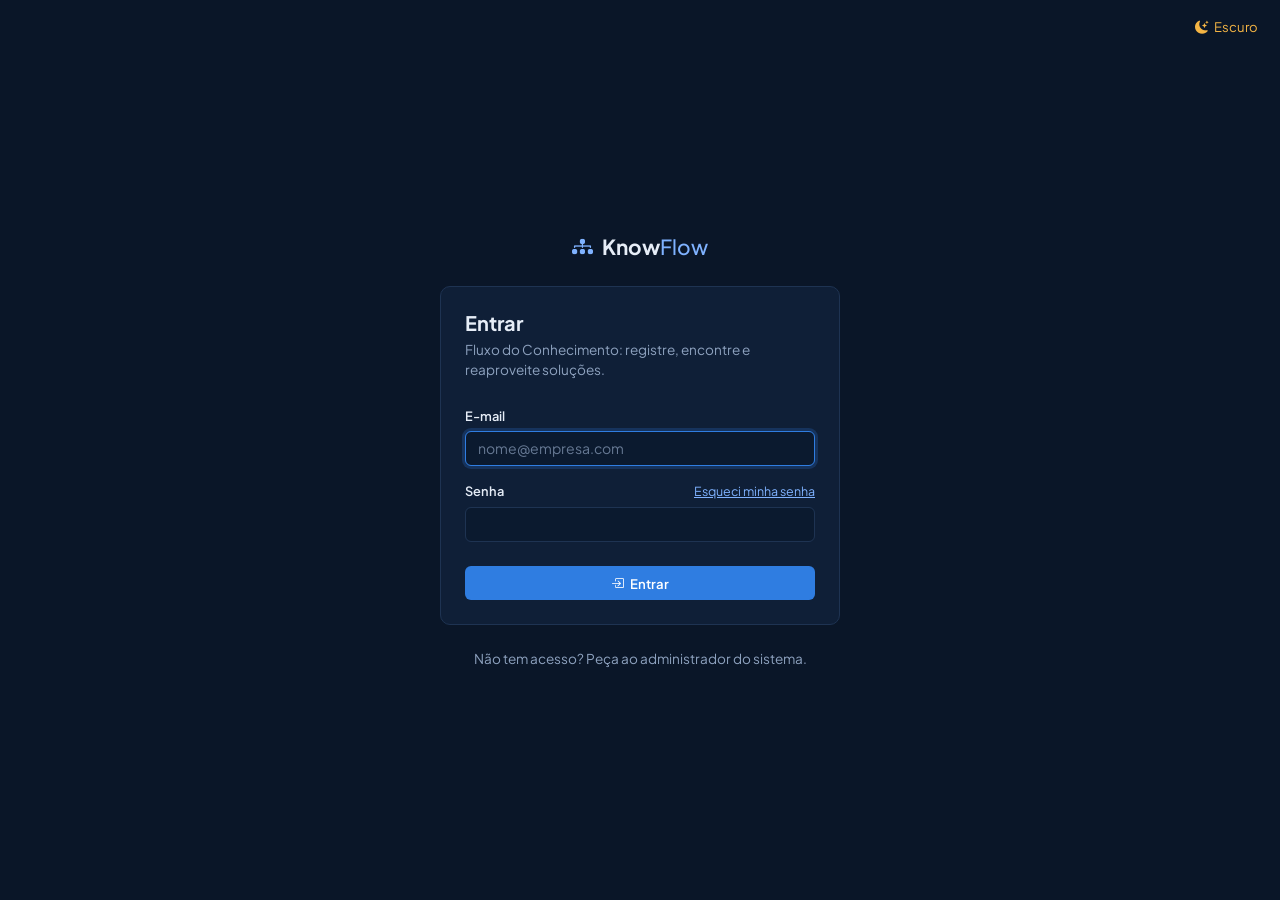
<file: login.html>
<!DOCTYPE html>
<html lang="pt-BR">
<head>
    <meta charset="UTF-8">
    <meta name="viewport" content="width=device-width, initial-scale=1">
    <title>Entrar | KnowFlow</title>
    <link rel="icon" href="/img/favicon.svg" type="image/svg+xml">
    <script src="/js/tema.js"></script>
    <link rel="preconnect" href="https://fonts.googleapis.com">
    <link rel="preconnect" href="https://fonts.gstatic.com" crossorigin>
    <link rel="stylesheet" href="https://fonts.googleapis.com/css2?family=JetBrains+Mono:wght@400;500&family=Plus+Jakarta+Sans:wght@400;500;600;700&display=swap">
    <link rel="stylesheet" href="https://cdn.jsdelivr.net/npm/bootstrap@5.3.3/dist/css/bootstrap.min.css">
    <link rel="stylesheet" href="https://cdn.jsdelivr.net/npm/bootstrap-icons@1.11.3/font/bootstrap-icons.min.css">
    <link rel="stylesheet" href="/css/estilo.css">
</head>
<body>
<!-- RF01 - autenticação por e-mail e senha -->
<main class="auth">
    <button type="button" class="btn-tema" data-alternar-tema title="Alternar tema claro/escuro">
        <i class="bi bi-moon-stars-fill" data-icone-tema></i><span data-rotulo-tema>Escuro</span>
    </button>

    <div class="auth-caixa">
        <div class="auth-marca">
            <i class="bi bi-diagram-3-fill"></i>
            <span>Know<span class="marca-sufixo">Flow</span></span>
        </div>

        <div class="painel">
            <div class="painel-corpo p-4">
                <h2 class="h5 fw-bold mb-1">Entrar</h2>
                <p class="subtitulo mb-4">Fluxo do Conhecimento: registre, encontre e reaproveite soluções.</p>

                <div id="aviso"></div>

                <form id="form-login" novalidate>
                    <div data-erro-geral></div>
                    <div class="mb-3">
                        <label class="form-label" for="email">E-mail</label>
                        <input class="form-control" id="email" name="email" type="email" autocomplete="username"
                               placeholder="nome@empresa.com" required autofocus>
                    </div>
                    <div class="mb-4">
                        <div class="d-flex justify-content-between align-items-baseline">
                            <label class="form-label" for="senha">Senha</label>
                            <a class="link-pequeno" href="/recuperar-senha.html">Esqueci minha senha</a>
                        </div>
                        <input class="form-control" id="senha" name="senha" type="password" autocomplete="current-password" required>
                    </div>
                    <button type="submit" class="botao botao-primario botao-bloco">
                        <i class="bi bi-box-arrow-in-right"></i> Entrar
                    </button>
                </form>
            </div>
        </div>
        <p class="text-center subtitulo mt-3">Não tem acesso? Peça ao administrador do sistema.</p>
    </div>
</main>

<script src="https://cdn.jsdelivr.net/npm/bootstrap@5.3.3/dist/js/bootstrap.bundle.min.js"></script>
<script src="/js/app.js"></script>
<script src="/js/login.js"></script>
</body>
</html>
</file>
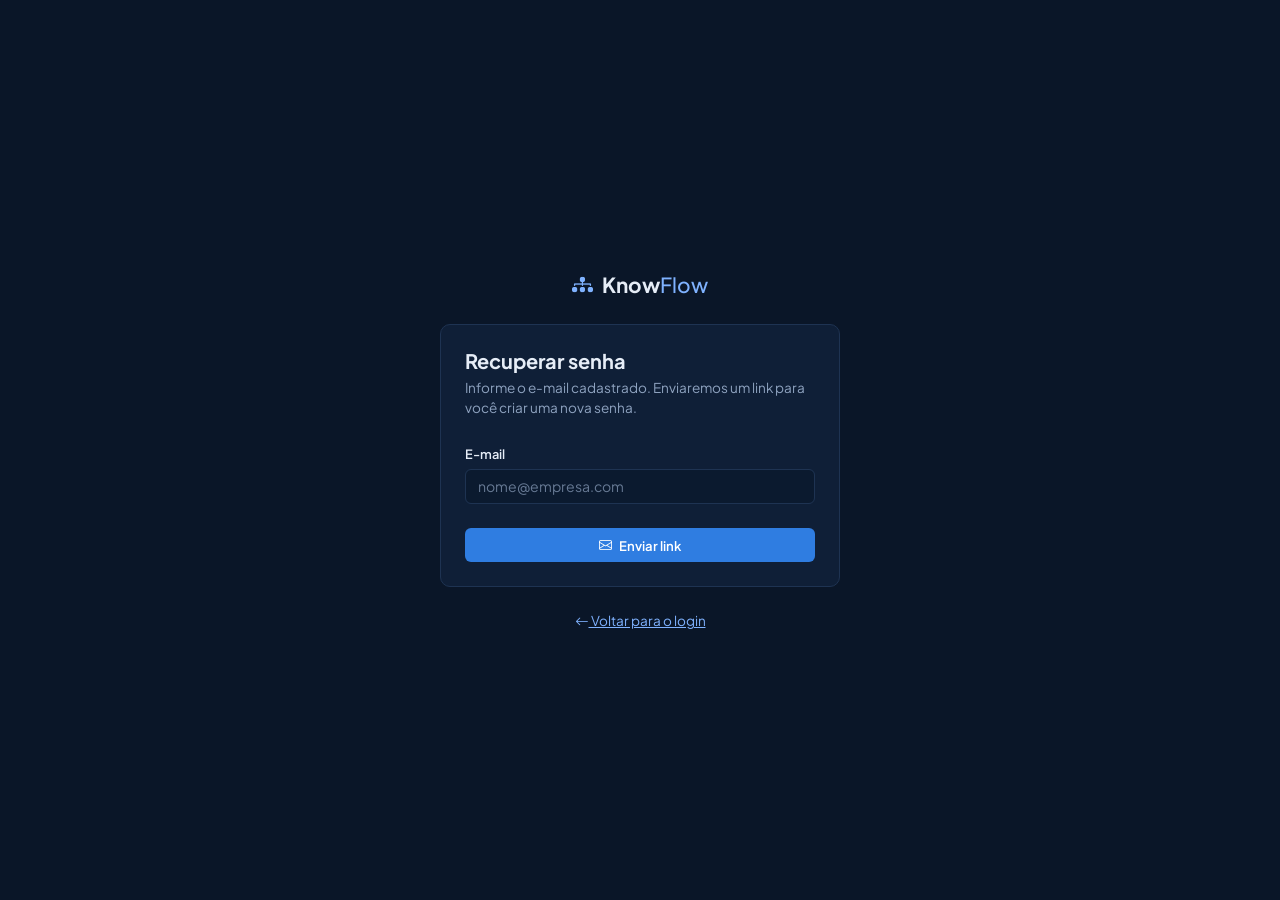
<file: recuperar-senha.html>
<!DOCTYPE html>
<html lang="pt-BR">
<head>
    <meta charset="UTF-8">
    <meta name="viewport" content="width=device-width, initial-scale=1">
    <title>Recuperar senha | KnowFlow</title>
    <link rel="icon" href="/img/favicon.svg" type="image/svg+xml">
    <script src="/js/tema.js"></script>
    <link rel="preconnect" href="https://fonts.googleapis.com">
    <link rel="preconnect" href="https://fonts.gstatic.com" crossorigin>
    <link rel="stylesheet" href="https://fonts.googleapis.com/css2?family=JetBrains+Mono:wght@400;500&family=Plus+Jakarta+Sans:wght@400;500;600;700&display=swap">
    <link rel="stylesheet" href="https://cdn.jsdelivr.net/npm/bootstrap@5.3.3/dist/css/bootstrap.min.css">
    <link rel="stylesheet" href="https://cdn.jsdelivr.net/npm/bootstrap-icons@1.11.3/font/bootstrap-icons.min.css">
    <link rel="stylesheet" href="/css/estilo.css">
</head>
<body>
<!-- RF14 - recuperação de senha por e-mail.
     Sem "token" na URL: pede o e-mail. Com "token" (link do e-mail): define a nova senha. -->
<main class="auth">
    <div class="auth-caixa">
        <div class="auth-marca">
            <i class="bi bi-diagram-3-fill"></i>
            <span>Know<span class="marca-sufixo">Flow</span></span>
        </div>

        <div class="painel">
            <div class="painel-corpo p-4">
                <div id="aviso"></div>

                <form id="form-pedido" novalidate hidden>
                    <h2 class="h5 fw-bold mb-1">Recuperar senha</h2>
                    <p class="subtitulo mb-4">Informe o e-mail cadastrado. Enviaremos um link para você criar uma nova senha.</p>
                    <div data-erro-geral></div>
                    <div class="mb-4">
                        <label class="form-label" for="email">E-mail</label>
                        <input class="form-control" id="email" name="email" type="email" autocomplete="username"
                               placeholder="nome@empresa.com" required autofocus>
                    </div>
                    <button type="submit" class="botao botao-primario botao-bloco">
                        <i class="bi bi-envelope"></i> Enviar link
                    </button>
                </form>

                <form id="form-nova-senha" novalidate hidden>
                    <h2 class="h5 fw-bold mb-1">Criar nova senha</h2>
                    <p class="subtitulo mb-4">Use pelo menos 8 caracteres, com letras e números.</p>
                    <div data-erro-geral></div>
                    <div class="mb-3">
                        <label class="form-label" for="senha">Nova senha</label>
                        <input class="form-control" id="senha" name="senha" type="password" autocomplete="new-password" required>
                    </div>
                    <div class="mb-4">
                        <label class="form-label" for="confirmacao">Repita a nova senha</label>
                        <input class="form-control" id="confirmacao" name="confirmacao" type="password" autocomplete="new-password" required>
                    </div>
                    <button type="submit" class="botao botao-primario botao-bloco">
                        <i class="bi bi-key"></i> Salvar nova senha
                    </button>
                </form>
            </div>
        </div>
        <p class="text-center subtitulo mt-3"><a href="/login.html"><i class="bi bi-arrow-left"></i> Voltar para o login</a></p>
    </div>
</main>

<script src="https://cdn.jsdelivr.net/npm/bootstrap@5.3.3/dist/js/bootstrap.bundle.min.js"></script>
<script src="/js/app.js"></script>
<script src="/js/recuperar-senha.js"></script>
</body>
</html>
</file>
<file: css/estilo.css>
/* Tema do KnowFlow: cores em variáveis, tema escuro/claro pelo data-bs-theme */

:root,
[data-bs-theme="dark"] {
    --fundo: #0a1628;
    --lateral: #0d1b30;
    --painel: #0f1f37;
    --painel-2: #142843;
    --campo: #0b1a2f;
    --borda: #1e3352;
    --texto: #e6edf7;
    --texto-suave: #8ea2bf;
    --destaque: #2f7de1;
    --destaque-rgb: 47, 125, 225;
    --destaque-texto: #7fb2ff;
    --destaque-suave: rgba(47, 125, 225, 0.22);
    --perigo: #ff6b81;
    --aviso: #f5b544;
    --sucesso: #3ccf8e;
    --info: #5cc8ff;
}

[data-bs-theme="light"] {
    --fundo: #f3f6fb;
    --lateral: #ffffff;
    --painel: #ffffff;
    --painel-2: #f4f7fc;
    --campo: #ffffff;
    --borda: #dde5f0;
    --texto: #14213d;
    --texto-suave: #5b6b84;
    --destaque: #1f6fd6;
    --destaque-rgb: 31, 111, 214;
    --destaque-texto: #1f6fd6;
    --destaque-suave: rgba(31, 111, 214, 0.16);
    --perigo: #d23f5a;
    --aviso: #b7791f;
    --sucesso: #1d9a61;
    --info: #0a7fb8;
}

/* Liga as variáveis acima ao Bootstrap */
[data-bs-theme] {
    --bs-body-bg: var(--fundo);
    --bs-body-color: var(--texto);
    --bs-border-color: var(--borda);
    --bs-secondary-color: var(--texto-suave);
    --bs-tertiary-bg: var(--painel-2);
    --bs-link-color-rgb: var(--destaque-rgb);
    --bs-link-hover-color-rgb: var(--destaque-rgb);
    --bs-body-font-family: "Plus Jakarta Sans", system-ui, -apple-system, "Segoe UI", sans-serif;
    --bs-font-monospace: "JetBrains Mono", ui-monospace, Consolas, monospace;
}

body {
    background: var(--fundo);
    color: var(--texto);
    font-size: 0.9rem;
}

a {
    color: var(--destaque-texto);
}

/* ---------- Estrutura: menu lateral + área principal ---------- */

.app {
    display: flex;
    min-height: 100vh;
}

.sidebar {
    width: 240px;
    flex-shrink: 0;
    position: sticky;
    top: 0;
    height: 100vh;
    display: flex;
    flex-direction: column;
    background: var(--lateral);
    border-right: 1px solid var(--borda);
    transition: width 0.15s ease;
}

.sidebar-marca {
    height: 56px;
    display: flex;
    align-items: center;
    gap: 0.6rem;
    padding: 0 1.25rem;
    font-weight: 700;
    font-size: 1rem;
    color: var(--texto);
    text-decoration: none;
    white-space: nowrap;
}

.sidebar-marca i {
    color: var(--destaque-texto);
    font-size: 1.2rem;
}

.sidebar-marca .marca-sufixo {
    color: var(--destaque-texto);
    font-weight: 500;
}

.menu {
    flex: 1;
    overflow-y: auto;
    padding: 0.25rem 0.5rem 1rem;
}

.menu-secao {
    font-size: 0.66rem;
    font-weight: 700;
    letter-spacing: 0.09em;
    text-transform: uppercase;
    color: var(--texto-suave);
    padding: 1.1rem 0.75rem 0.45rem;
    white-space: nowrap;
}

.menu-item {
    display: flex;
    align-items: center;
    gap: 0.75rem;
    width: 100%;
    padding: 0.5rem 0.75rem;
    margin-bottom: 2px;
    border: 0;
    border-radius: 6px;
    background: none;
    color: var(--texto);
    font-size: 0.86rem;
    text-align: left;
    text-decoration: none;
    white-space: nowrap;
}

.menu-item i {
    width: 1.1rem;
    text-align: center;
    font-size: 1rem;
    color: var(--texto-suave);
}

.menu-item:hover {
    background: var(--painel-2);
    color: var(--texto);
}

.menu-item.ativo {
    background: var(--destaque);
    color: #fff;
    font-weight: 600;
}

.menu-item.ativo i {
    color: #fff;
}

.sidebar-rodape {
    border-top: 1px solid var(--borda);
    padding: 0.5rem;
}

.usuario-atual {
    display: flex;
    align-items: center;
    gap: 0.65rem;
    padding: 0.55rem 0.75rem;
    min-width: 0;
}

.usuario-atual .nome {
    font-size: 0.84rem;
    font-weight: 600;
    overflow: hidden;
    text-overflow: ellipsis;
    white-space: nowrap;
}

.usuario-atual .perfil-usuario {
    color: var(--texto-suave);
    font-size: 0.7rem;
}

.avatar {
    width: 30px;
    height: 30px;
    flex-shrink: 0;
    display: grid;
    place-items: center;
    border-radius: 50%;
    background: var(--destaque);
    color: #fff;
    font-size: 0.68rem;
    font-weight: 700;
}

.app-main {
    flex: 1;
    min-width: 0;
    display: flex;
    flex-direction: column;
}

.topbar {
    position: sticky;
    top: 0;
    z-index: 10;
    height: 56px;
    display: flex;
    align-items: center;
    justify-content: space-between;
    gap: 1rem;
    padding: 0 1.75rem;
    background: var(--lateral);
    border-bottom: 1px solid var(--borda);
}

.topbar-titulo {
    margin: 0;
    font-size: 0.98rem;
    font-weight: 700;
}

.btn-tema {
    display: inline-flex;
    align-items: center;
    gap: 0.4rem;
    border: 0;
    background: none;
    color: var(--aviso);
    font-size: 0.82rem;
}

.conteudo {
    width: 100%;
    max-width: 1520px;
    margin: 0 auto;
    padding: 2rem 1.75rem 3rem;
}

/* Menu recolhido (botão "Recolher menu") */
.menu-recolhido .sidebar {
    width: 68px;
}

.menu-recolhido .sidebar .rotulo,
.menu-recolhido .sidebar .menu-secao,
.menu-recolhido .sidebar .marca-texto {
    display: none;
}

.menu-recolhido .sidebar .menu-item,
.menu-recolhido .sidebar .usuario-atual,
.menu-recolhido .sidebar .sidebar-marca {
    justify-content: center;
    padding-left: 0;
    padding-right: 0;
}

.menu-recolhido .sidebar .menu {
    padding-top: 0.75rem;
}

/* ---------- Cabeçalho das páginas ---------- */

.cabecalho-pagina {
    display: flex;
    flex-wrap: wrap;
    align-items: flex-end;
    justify-content: space-between;
    gap: 1rem;
    margin-bottom: 1.5rem;
}

.cabecalho-pagina h2 {
    margin: 0;
    font-size: 1.45rem;
    font-weight: 700;
}

.subtitulo {
    margin: 0.3rem 0 0;
    color: var(--texto-suave);
    font-size: 0.85rem;
}

.subtitulo strong {
    color: var(--destaque-texto);
    font-weight: 500;
}

.data-hoje {
    color: var(--destaque-texto);
    font-size: 0.9rem;
}

.data-hoje strong {
    color: var(--texto);
    font-variant-numeric: tabular-nums;
}

.voltar {
    display: inline-flex;
    align-items: center;
    gap: 0.35rem;
    margin-bottom: 0.75rem;
    color: var(--texto-suave);
    font-size: 0.82rem;
    text-decoration: none;
}

.voltar:hover {
    color: var(--texto);
}

/* ---------- Indicadores (cartões com número) ---------- */

.indicadores {
    display: grid;
    grid-template-columns: repeat(auto-fit, minmax(160px, 1fr));
    gap: 0.75rem;
    margin-bottom: 1.5rem;
}

.indicador {
    display: flex;
    align-items: center;
    gap: 0.85rem;
    padding: 0.95rem 1rem;
    background: var(--painel);
    border: 1px solid var(--borda);
    border-radius: 8px;
    color: var(--texto);
    text-decoration: none;
    transition: border-color 0.15s ease;
}

a.indicador:hover {
    border-color: var(--destaque);
    color: var(--texto);
}

.indicador .numero {
    font-size: 1.6rem;
    font-weight: 600;
    line-height: 1;
    color: var(--destaque-texto);
    font-variant-numeric: tabular-nums;
}

.indicador .rotulo-indicador {
    font-size: 0.64rem;
    font-weight: 700;
    letter-spacing: 0.07em;
    text-transform: uppercase;
}

.indicador .detalhe {
    margin-top: 0.15rem;
    font-size: 0.74rem;
    color: var(--texto-suave);
}

.tom-perigo { color: var(--perigo) !important; }
.tom-aviso { color: var(--aviso) !important; }
.tom-sucesso { color: var(--sucesso) !important; }
.tom-info { color: var(--info) !important; }
.tom-neutro { color: var(--texto-suave) !important; }

/* ---------- Paineis ---------- */

.painel {
    margin-bottom: 1.5rem;
    background: var(--painel);
    border: 1px solid var(--borda);
    border-radius: 10px;
    overflow: hidden;
}

.painel-cabecalho {
    display: flex;
    flex-wrap: wrap;
    align-items: center;
    justify-content: space-between;
    gap: 0.75rem;
    padding: 0.95rem 1.25rem;
    border-bottom: 1px solid var(--borda);
}

.painel-cabecalho h3 {
    display: flex;
    align-items: center;
    gap: 0.55rem;
    margin: 0;
    font-size: 0.95rem;
    font-weight: 700;
}

.painel-cabecalho .dica {
    color: var(--texto-suave);
    font-size: 0.8rem;
    font-weight: 400;
}

.painel-corpo {
    padding: 1.25rem;
}

.painel-vazio {
    padding: 2.5rem 1.25rem;
    text-align: center;
    color: var(--texto-suave);
}

.painel-vazio i {
    display: block;
    margin-bottom: 0.5rem;
    font-size: 1.6rem;
}

.contador {
    padding: 0.1rem 0.5rem;
    border-radius: 999px;
    background: var(--painel-2);
    color: var(--texto-suave);
    font-size: 0.72rem;
    font-weight: 600;
}

.filtros {
    display: flex;
    flex-wrap: wrap;
    gap: 0.4rem;
}

.filtro {
    padding: 0.3rem 0.65rem;
    border: 1px solid var(--borda);
    border-radius: 6px;
    background: var(--painel);
    color: var(--texto);
    font-size: 0.78rem;
    text-decoration: none;
}

.filtro:hover {
    border-color: var(--destaque);
    color: var(--texto);
}

.filtro.ativo {
    background: var(--destaque);
    border-color: var(--destaque);
    color: #fff;
}

/* ---------- Tabelas em linhas ---------- */

.tabela-rolavel {
    overflow-x: auto;
}

.tabela {
    width: 100%;
    border-collapse: collapse;
    font-size: 0.85rem;
}

.tabela th {
    padding: 0.65rem 1.25rem;
    background: var(--painel-2);
    border-bottom: 1px solid var(--borda);
    color: var(--texto-suave);
    font-size: 0.66rem;
    font-weight: 700;
    letter-spacing: 0.07em;
    text-align: left;
    text-transform: uppercase;
    white-space: nowrap;
}

.tabela td {
    padding: 0.85rem 1.25rem;
    border-bottom: 1px solid var(--borda);
    vertical-align: middle;
}

.tabela tbody tr:last-child td {
    border-bottom: 0;
}

.tabela tbody tr:hover {
    background: var(--painel-2);
}

.tabela .acoes {
    text-align: right;
    white-space: nowrap;
}

.tabela .acoes form {
    display: inline;
}

.titulo-linha {
    color: var(--texto);
    font-weight: 600;
    text-decoration: none;
}

.titulo-linha:hover {
    color: var(--destaque-texto);
}

.linha-secundaria {
    margin-top: 0.15rem;
    color: var(--texto-suave);
    font-size: 0.78rem;
}

.mono {
    font-family: var(--bs-font-monospace);
    font-size: 0.74rem;
    color: var(--texto-suave);
}

/* ---------- Etiquetas de situação ---------- */

.etiqueta {
    display: inline-flex;
    align-items: center;
    gap: 0.45rem;
    font-size: 0.67rem;
    font-weight: 700;
    letter-spacing: 0.05em;
    text-transform: uppercase;
    white-space: nowrap;
}

.etiqueta::before {
    content: "";
    width: 6px;
    height: 6px;
    border-radius: 50%;
    background: currentColor;
}

.etiqueta-perigo { color: var(--perigo); }
.etiqueta-aviso { color: var(--aviso); }
.etiqueta-sucesso { color: var(--sucesso); }
.etiqueta-info { color: var(--info); }
.etiqueta-neutro { color: var(--texto-suave); }

/* ---------- Botões ---------- */

.botao {
    display: inline-flex;
    align-items: center;
    justify-content: center;
    gap: 0.4rem;
    padding: 0.45rem 0.95rem;
    border: 1px solid transparent;
    border-radius: 6px;
    font-size: 0.82rem;
    font-weight: 600;
    line-height: 1.3;
    text-decoration: none;
    cursor: pointer;
    transition: background-color 0.15s ease, border-color 0.15s ease;
}

.botao-primario {
    background: var(--destaque);
    color: #fff;
}

.botao-primario:hover {
    background: color-mix(in srgb, var(--destaque) 85%, #000);
    color: #fff;
}

.botao-contorno {
    background: var(--painel);
    border-color: var(--borda);
    color: var(--texto);
}

.botao-contorno:hover {
    border-color: var(--destaque);
    color: var(--texto);
}

.botao-perigo {
    background: var(--painel);
    border-color: var(--borda);
    color: var(--perigo);
}

.botao-perigo:hover {
    border-color: var(--perigo);
    color: var(--perigo);
}

.botao-sucesso {
    background: var(--painel);
    border-color: var(--borda);
    color: var(--sucesso);
}

.botao-sucesso:hover {
    border-color: var(--sucesso);
    color: var(--sucesso);
}

.botao-pequeno {
    padding: 0.28rem 0.65rem;
    font-size: 0.76rem;
}

.botao-bloco {
    width: 100%;
}

/* ---------- Formulários ---------- */

.form-label {
    margin-bottom: 0.35rem;
    font-size: 0.8rem;
    font-weight: 600;
}

.form-label .opcional {
    color: var(--texto-suave);
    font-weight: 400;
}

.form-control,
.form-select {
    background-color: var(--campo);
    border-color: var(--borda);
    color: var(--texto);
    font-size: 0.88rem;
}

.form-control:focus,
.form-select:focus {
    background-color: var(--campo);
    border-color: var(--destaque);
    color: var(--texto);
    box-shadow: 0 0 0 3px var(--destaque-suave);
}

.form-control::placeholder {
    color: var(--texto-suave);
    opacity: 0.7;
}

.form-text {
    color: var(--texto-suave);
}

.form-control.is-invalid,
.form-select.is-invalid {
    border-color: var(--perigo);
}

.invalid-feedback {
    color: var(--perigo);
}

.formulario {
    max-width: 760px;
}

.formulario-acoes {
    display: flex;
    flex-wrap: wrap;
    gap: 0.5rem;
    margin-top: 1.5rem;
}

/* ---------- Mensagens ---------- */

.alerta {
    display: flex;
    align-items: flex-start;
    gap: 0.6rem;
    margin-bottom: 1.25rem;
    padding: 0.75rem 1rem;
    border: 1px solid var(--borda);
    border-left-width: 3px;
    border-radius: 8px;
    background: var(--painel);
    font-size: 0.86rem;
}

.alerta-sucesso { border-left-color: var(--sucesso); }
.alerta-sucesso i { color: var(--sucesso); }
.alerta-erro { border-left-color: var(--perigo); }
.alerta-erro i { color: var(--perigo); }
.alerta-info { border-left-color: var(--info); }
.alerta-info i { color: var(--info); }

/* ---------- Detalhe do problema ---------- */

.lista-itens {
    margin: 0;
    padding: 0;
    list-style: none;
}

.lista-itens li {
    padding: 0.9rem 1.25rem;
    border-bottom: 1px solid var(--borda);
}

.lista-itens li:last-child {
    border-bottom: 0;
}

.lista-itens .acoes-item {
    display: flex;
    flex-wrap: wrap;
    gap: 0.4rem;
    margin-top: 0.6rem;
}

.form-novo-item {
    padding: 1.1rem 1.25rem;
    background: var(--painel-2);
    border-top: 1px solid var(--borda);
}

.meta {
    display: flex;
    flex-wrap: wrap;
    gap: 0.4rem 1.25rem;
    color: var(--texto-suave);
    font-size: 0.8rem;
}

.meta strong {
    color: var(--texto);
    font-weight: 600;
}

/* Preserva quebras de linha digitadas em descrições */
.texto-livre {
    white-space: pre-line;
    word-break: break-word;
}

/* ---------- Busca (RNF02) ---------- */

.topbar-acoes {
    flex: 1;
    min-width: 0;
    display: flex;
    align-items: center;
    justify-content: flex-end;
    gap: 1.25rem;
}

.busca-topo {
    position: relative;
    flex: 1;
    max-width: 380px;
    margin: 0;
}

.busca-topo i,
.busca-grande i {
    position: absolute;
    top: 50%;
    left: 0.75rem;
    transform: translateY(-50%);
    color: var(--texto-suave);
    font-size: 0.85rem;
    pointer-events: none;
}

.busca-topo input {
    width: 100%;
    padding: 0.4rem 3.8rem 0.4rem 2.1rem;
    background: var(--campo);
    border: 1px solid var(--borda);
    border-radius: 6px;
    color: var(--texto);
    font-size: 0.84rem;
}

.busca-topo input::placeholder {
    color: var(--texto-suave);
}

.busca-topo input:focus {
    outline: none;
    border-color: var(--destaque);
    box-shadow: 0 0 0 3px var(--destaque-suave);
}

.busca-topo kbd {
    position: absolute;
    top: 50%;
    right: 0.5rem;
    transform: translateY(-50%);
    padding: 0.1rem 0.4rem;
    background: var(--painel-2);
    border: 1px solid var(--borda);
    border-radius: 4px;
    color: var(--texto-suave);
    font-family: var(--bs-font-monospace);
    font-size: 0.66rem;
    box-shadow: none;
}

.busca-grande {
    position: relative;
    display: flex;
    gap: 0.5rem;
    max-width: 760px;
}

.busca-grande .form-control {
    padding-left: 2.2rem;
}

.termos {
    display: flex;
    flex-wrap: wrap;
    gap: 0.3rem;
    margin-top: 0.5rem;
}

.termo {
    padding: 0.05rem 0.45rem;
    border-radius: 4px;
    background: var(--destaque-suave);
    color: var(--destaque-texto);
    font-family: var(--bs-font-monospace);
    font-size: 0.68rem;
}

.solucao-destaque {
    display: flex;
    align-items: flex-start;
    gap: 0.5rem;
    margin-top: 0.6rem;
    padding: 0.5rem 0.75rem;
    background: var(--painel-2);
    border-left: 3px solid var(--sucesso);
    border-radius: 0 6px 6px 0;
    font-size: 0.8rem;
}

.solucao-destaque i,
.solucao-destaque strong {
    color: var(--sucesso);
}

.solucao-destaque strong {
    font-weight: 600;
}

.min-w-0 {
    min-width: 0;
}

/* Painel de semelhantes acompanha a rolagem do formulário em telas grandes */
@media (min-width: 992px) {
    .painel-fixo {
        position: sticky;
        top: calc(56px + 1.5rem);
    }
}

/* ---------- Base de conhecimento ---------- */

.filtro-base {
    display: flex;
    flex-wrap: wrap;
    gap: 0.5rem;
    max-width: 980px;
}

.artigos {
    display: grid;
    grid-template-columns: repeat(auto-fill, minmax(300px, 1fr));
    gap: 1rem;
}

.artigo-card {
    display: flex;
    flex-direction: column;
    gap: 0.35rem;
    padding: 1.1rem 1.25rem;
    background: var(--painel);
    border: 1px solid var(--borda);
    border-radius: 10px;
    color: var(--texto);
    text-decoration: none;
    transition: border-color 0.15s ease, transform 0.15s ease;
}

.artigo-card:hover {
    border-color: var(--destaque);
    color: var(--texto);
    transform: translateY(-2px);
}

.artigo-card h3 {
    margin: 0.1rem 0 0;
    font-size: 1rem;
    font-weight: 700;
}

.artigo-resumo {
    margin: 0;
    color: var(--texto-suave);
    font-size: 0.84rem;
}

.artigo-card .solucao-destaque {
    margin-top: auto;
}

.artigo-rodape {
    display: flex;
    justify-content: space-between;
    gap: 0.5rem;
    margin-top: 0.6rem;
}

.artigo {
    max-width: 820px;
    margin: 0 auto;
}

.artigo-cabecalho {
    margin: 1.5rem 0 2rem;
    padding-bottom: 1.5rem;
    border-bottom: 1px solid var(--borda);
}

.artigo-cabecalho h2 {
    margin: 0.5rem 0 0.75rem;
    font-size: 1.75rem;
    font-weight: 700;
}

.artigo-secao {
    margin-bottom: 2rem;
}

.artigo-secao h3 {
    display: flex;
    align-items: center;
    gap: 0.6rem;
    margin-bottom: 0.75rem;
    font-size: 1.05rem;
    font-weight: 700;
}

.artigo-secao p {
    font-size: 0.95rem;
    line-height: 1.6;
}

.artigo-passo {
    width: 26px;
    height: 26px;
    flex-shrink: 0;
    display: grid;
    place-items: center;
    border-radius: 50%;
    background: var(--destaque-suave);
    color: var(--destaque-texto);
    font-size: 0.78rem;
    font-weight: 700;
}

.artigo-passo.passo-sucesso {
    background: color-mix(in srgb, var(--sucesso) 20%, transparent);
    color: var(--sucesso);
}

.artigo-passo.passo-aviso {
    background: color-mix(in srgb, var(--aviso) 20%, transparent);
    color: var(--aviso);
}

.artigo-lista {
    margin: 0;
    padding-left: 1.2rem;
    font-size: 0.95rem;
    line-height: 1.6;
}

.artigo-lista li + li {
    margin-top: 0.35rem;
}

.lista-riscada li {
    color: var(--texto-suave);
}

.solucao-grande {
    padding: 0.9rem 1rem;
    font-size: 0.95rem;
}

.solucao-grande + .solucao-grande {
    margin-top: 0.6rem;
}

/* Impressão do artigo: só o conteúdo, em fundo branco */
@media print {
    .sidebar,
    .topbar,
    .nao-imprimir {
        display: none !important;
    }

    body,
    .conteudo {
        background: #fff !important;
        color: #000 !important;
    }

    .conteudo {
        padding: 0;
    }

    .solucao-destaque {
        border: 1px solid #999;
        background: #fff !important;
    }
}

/* ---------- Telas publicas (login e cadastro) ---------- */

.auth {
    min-height: 100vh;
    display: grid;
    place-items: center;
    padding: 1.5rem 1rem;
}

.auth-caixa {
    width: 100%;
    max-width: 400px;
}

.auth-marca {
    display: flex;
    align-items: center;
    justify-content: center;
    gap: 0.6rem;
    margin-bottom: 1.5rem;
    font-size: 1.3rem;
    font-weight: 700;
}

.auth-marca i {
    color: var(--destaque-texto);
}

.auth-marca .marca-sufixo {
    color: var(--destaque-texto);
    font-weight: 500;
}

.pagina-erro-codigo {
    margin-bottom: 0.5rem;
    font-family: var(--bs-font-monospace);
    font-size: 3.5rem;
    font-weight: 500;
    line-height: 1;
}

.auth .btn-tema {
    position: fixed;
    top: 1rem;
    right: 1rem;
}

/* ---------- Carregamento: esconde o conteúdo até o menu do perfil ficar pronto ---------- */

body.carregando .conteudo {
    visibility: hidden;
}

/* ---------- Resultados da busca ---------- */

.resultados {
    display: grid;
    gap: 0.75rem;
}

.resultado {
    display: flex;
    flex-direction: column;
    gap: 0.4rem;
    padding: 1rem 1.25rem;
    background: var(--painel);
    border: 1px solid var(--borda);
    border-radius: 10px;
    color: var(--texto);
    text-decoration: none;
    transition: border-color 0.15s ease, transform 0.15s ease;
}

.resultado:hover {
    border-color: var(--destaque);
    color: var(--texto);
    transform: translateY(-1px);
}

.resultado h3 {
    margin: 0;
    font-size: 1rem;
    font-weight: 700;
}

.semelhanca {
    flex-shrink: 0;
    padding: 0.1rem 0.5rem;
    border-radius: 999px;
    background: var(--destaque-suave);
    color: var(--destaque-texto);
    font-family: var(--bs-font-monospace);
    font-size: 0.74rem;
    font-weight: 600;
}

.selo-validada {
    display: inline-flex;
    align-items: center;
    gap: 0.3rem;
    color: var(--sucesso);
    font-size: 0.74rem;
    font-weight: 700;
}

a.termo {
    text-decoration: none;
}

a.termo:hover {
    background: var(--destaque);
    color: #fff;
}

/* ---------- Detalhe do problema ---------- */

.caminho-categoria {
    display: flex;
    flex-wrap: wrap;
    align-items: center;
    gap: 0.35rem;
    margin-bottom: 0.35rem;
    color: var(--texto-suave);
    font-size: 0.8rem;
}

.caminho-categoria i {
    font-size: 0.65rem;
}

.lista-itens li.solucao-validada {
    background: color-mix(in srgb, var(--sucesso) 8%, transparent);
    border-left: 3px solid var(--sucesso);
}

.lista-itens li.painel-vazio {
    padding: 1.5rem 1.25rem;
}

.linha-tempo {
    margin: 0;
    padding: 0.5rem 1.25rem 1rem;
    list-style: none;
}

.linha-tempo li {
    display: flex;
    gap: 0.75rem;
    padding: 0.55rem 0;
    border-bottom: 1px dashed var(--borda);
    font-size: 0.83rem;
}

.linha-tempo li:last-child {
    border-bottom: 0;
}

.linha-tempo li > i {
    color: var(--destaque-texto);
}

.botao-perigo-cheio {
    background: var(--perigo);
    color: #fff;
}

.botao-perigo-cheio:hover {
    background: color-mix(in srgb, var(--perigo) 85%, #000);
    color: #fff;
}

.botao:disabled {
    opacity: 0.65;
    cursor: wait;
}

/* ---------- Árvore de categorias ---------- */

.arvore,
.arvore ul {
    margin: 0;
    padding: 0;
    list-style: none;
}

.arvore ul {
    margin-left: 1.1rem;
    padding-left: 0.9rem;
    border-left: 1px dashed var(--borda);
}

.arvore-no {
    display: flex;
    flex-wrap: wrap;
    align-items: center;
    justify-content: space-between;
    gap: 0.5rem;
    padding: 0.4rem 0.5rem;
    border-radius: 6px;
}

.arvore-no:hover {
    background: var(--painel-2);
}

.arvore-nome i {
    color: var(--destaque-texto);
}

.arvore-acoes {
    display: flex;
    gap: 0.3rem;
}

/* ---------- Painel de indicadores (gráficos só com CSS) ---------- */

.barra-linha {
    display: grid;
    grid-template-columns: minmax(90px, 40%) 1fr 2.5rem;
    align-items: center;
    gap: 0.75rem;
    margin-bottom: 0.6rem;
    font-size: 0.83rem;
}

.barra-rotulo {
    overflow: hidden;
    text-overflow: ellipsis;
    white-space: nowrap;
}

.barra-trilho {
    height: 10px;
    border-radius: 999px;
    background: var(--painel-2);
    overflow: hidden;
}

.barra {
    display: block;
    height: 100%;
    border-radius: 999px;
    background: var(--destaque);
}

.barra-valor {
    text-align: right;
    font-variant-numeric: tabular-nums;
    font-weight: 600;
}

.grafico-colunas {
    display: flex;
    align-items: stretch;
    gap: 0.6rem;
    height: 200px;
}

.coluna {
    flex: 1;
    display: flex;
    flex-direction: column;
    justify-content: flex-end;
    align-items: center;
    gap: 0.3rem;
    min-width: 0;
}

.coluna-barra {
    width: 100%;
    max-width: 44px;
    min-height: 2px;
    border-radius: 6px 6px 0 0;
    background: var(--destaque);
}

.coluna-valor {
    font-size: 0.78rem;
    font-weight: 600;
}

.coluna-rotulo {
    color: var(--texto-suave);
    font-size: 0.7rem;
    white-space: nowrap;
}

/* ---------- Tabelas de administração ---------- */

.filtro-tabela {
    max-width: 360px;
}

/* ---------- Avisos flutuantes (feedback ao usuário) ---------- */

.area-avisos {
    position: fixed;
    right: 1rem;
    bottom: 1rem;
    z-index: 1080;
    display: flex;
    flex-direction: column;
    gap: 0.5rem;
    width: min(420px, calc(100vw - 2rem));
}

.aviso-flutuante {
    margin: 0;
    box-shadow: 0 8px 24px rgba(0, 0, 0, 0.25);
    animation: aparecer 0.2s ease;
}

@keyframes aparecer {
    from { opacity: 0; transform: translateY(8px); }
    to { opacity: 1; transform: none; }
}

.modal-content.painel {
    overflow: visible;
}

/* ---------- Telas pequenas ---------- */

@media (max-width: 768px) {
    .sidebar {
        width: 60px;
    }

    .sidebar .rotulo,
    .sidebar .menu-secao,
    .sidebar .marca-texto,
    .sidebar [data-recolher-menu] {
        display: none;
    }

    .sidebar .menu-item,
    .sidebar .usuario-atual,
    .sidebar .sidebar-marca {
        justify-content: center;
        padding-left: 0;
        padding-right: 0;
    }

    .sidebar .menu {
        padding-top: 0.75rem;
    }

    .topbar {
        padding: 0 1rem;
    }

    .topbar-titulo,
    .busca-topo kbd,
    .btn-tema [data-rotulo-tema] {
        display: none;
    }

    .busca-topo input {
        padding-right: 0.75rem;
    }

    .conteudo {
        padding: 1.25rem 1rem 2.5rem;
    }

    .tabela th,
    .tabela td {
        padding-left: 0.85rem;
        padding-right: 0.85rem;
    }
}

/* Requisitos desejáveis */

/* ---------- Sino de notificações (RF21) ---------- */

.btn-notificacoes {
    position: relative;
    display: inline-flex;
    align-items: center;
    justify-content: center;
    width: 2.2rem;
    height: 2.2rem;
    border: 1px solid var(--borda);
    border-radius: 8px;
    background: var(--painel);
    color: var(--texto-suave);
    font-size: 1.05rem;
}

.btn-notificacoes:hover,
.btn-notificacoes[aria-expanded="true"] {
    color: var(--texto);
    border-color: var(--destaque);
}

.total-notificacoes {
    position: absolute;
    top: -0.4rem;
    right: -0.4rem;
    min-width: 1.15rem;
    height: 1.15rem;
    padding: 0 0.3rem;
    border-radius: 999px;
    background: var(--perigo);
    color: #fff;
    font-size: 0.66rem;
    font-weight: 700;
    line-height: 1.15rem;
    text-align: center;
}

.menu-notificacoes {
    width: min(360px, calc(100vw - 2rem));
    max-height: 420px;
    overflow-y: auto;
    padding: 0;
    background: var(--painel);
    border: 1px solid var(--borda);
}

.notificacoes-cabecalho {
    position: sticky;
    top: 0;
    display: flex;
    justify-content: space-between;
    align-items: center;
    gap: 0.5rem;
    padding: 0.7rem 1rem;
    background: var(--painel);
    border-bottom: 1px solid var(--borda);
}

.link-botao {
    border: 0;
    background: none;
    padding: 0;
    color: var(--destaque-texto);
    font-size: 0.78rem;
}

.link-botao:hover {
    text-decoration: underline;
}

.item-notificacao {
    display: flex;
    flex-direction: column;
    gap: 0.2rem;
    padding: 0.7rem 1rem;
    border-bottom: 1px solid var(--borda);
    color: var(--texto-suave);
    font-size: 0.82rem;
    text-decoration: none;
}

.item-notificacao:last-child {
    border-bottom: 0;
}

.item-notificacao:hover {
    background: var(--painel-2);
    color: var(--texto);
}

.item-notificacao.nao-lida {
    color: var(--texto);
    box-shadow: inset 3px 0 0 var(--destaque);
    background: var(--destaque-suave);
}

.item-notificacao small {
    color: var(--texto-suave);
    font-size: 0.72rem;
}

/* ---------- Favoritos (RF24) ---------- */

.estrela-favorito {
    color: var(--aviso);
}

.botao.favorito-ativo,
.botao.favorito-ativo:hover {
    border-color: var(--aviso);
    color: var(--aviso);
}

/* ---------- Anexos (RF16) ---------- */

.lista-anexos {
    display: grid;
    grid-template-columns: repeat(auto-fill, minmax(220px, 1fr));
    gap: 0.6rem;
    margin: 0 0 0.75rem;
    padding: 0;
    list-style: none;
}

.lista-itens .lista-anexos li {
    position: relative;
    padding: 0;
    border: 0;
}

.lista-anexos li {
    position: relative;
}

.anexo {
    display: flex;
    align-items: center;
    gap: 0.6rem;
    min-width: 0;
    padding: 0.5rem 2.2rem 0.5rem 0.5rem;
    border: 1px solid var(--borda);
    border-radius: 8px;
    background: var(--painel-2);
    color: var(--texto);
    text-decoration: none;
}

.anexo:hover {
    border-color: var(--destaque);
    color: var(--texto);
}

.anexo-miniatura {
    flex-shrink: 0;
    display: flex;
    align-items: center;
    justify-content: center;
    width: 2.6rem;
    height: 2.6rem;
    overflow: hidden;
    border-radius: 6px;
    background: var(--painel);
    color: var(--destaque-texto);
    font-size: 1.3rem;
}

.anexo-miniatura img {
    width: 100%;
    height: 100%;
    object-fit: cover;
}

.anexo-texto {
    min-width: 0;
    display: flex;
    flex-direction: column;
}

.anexo-nome {
    overflow: hidden;
    text-overflow: ellipsis;
    white-space: nowrap;
    font-size: 0.82rem;
    font-weight: 600;
}

.botao-icone {
    border: 0;
    background: none;
    padding: 0.2rem 0.35rem;
    border-radius: 6px;
    color: var(--texto-suave);
}

.botao-icone:hover {
    background: var(--painel-2);
    color: var(--perigo);
}

.lista-anexos .botao-icone {
    position: absolute;
    top: 50%;
    right: 0.35rem;
    transform: translateY(-50%);
}

.form-anexo {
    display: flex;
    flex-wrap: wrap;
    align-items: center;
    gap: 0.4rem 0.75rem;
}

.form-anexo label {
    cursor: pointer;
}

.bloco-solucao {
    margin-top: 0.75rem;
}

/* ---------- "Esta solução me ajudou" (RF18) ---------- */

.avaliacao {
    display: flex;
    flex-wrap: wrap;
    align-items: center;
    gap: 0.4rem 0.6rem;
    margin-top: 0.75rem;
    color: var(--texto-suave);
    font-size: 0.8rem;
}

.botao-voto {
    display: inline-flex;
    align-items: center;
    gap: 0.35rem;
    padding: 0.2rem 0.65rem;
    border: 1px solid var(--borda);
    border-radius: 999px;
    background: var(--painel);
    color: var(--texto-suave);
    font-size: 0.78rem;
}

.botao-voto span {
    font-family: var(--bs-font-monospace);
    font-weight: 600;
}

.botao-voto:hover {
    border-color: var(--destaque);
    color: var(--texto);
}

.botao-voto.ativo {
    border-color: var(--destaque);
    background: var(--destaque-suave);
    color: var(--destaque-texto);
}

.contagem-votos {
    color: var(--texto-suave);
}

/* ---------- Comentários (RF17) ---------- */

.comentarios {
    margin-top: 0.9rem;
    padding: 0.75rem 0.9rem;
    border-radius: 8px;
    background: var(--painel-2);
}

.comentarios-titulo {
    margin-bottom: 0.5rem;
    color: var(--texto-suave);
    font-size: 0.78rem;
    font-weight: 600;
}

.comentario {
    padding: 0.55rem 0;
    border-top: 1px solid var(--borda);
    font-size: 0.84rem;
}

.comentario-cabecalho {
    display: flex;
    align-items: center;
    gap: 0.6rem;
    margin-bottom: 0.2rem;
}

.form-comentario {
    display: flex;
    gap: 0.5rem;
    align-items: flex-start;
    margin-top: 0.6rem;
}

.form-comentario textarea {
    flex: 1;
    min-height: 2.3rem;
    resize: vertical;
}

/* ---------- Login / recuperar senha (RF14) ---------- */

.link-pequeno {
    font-size: 0.78rem;
}

@media (max-width: 575.98px) {
    .form-comentario {
        flex-direction: column;
        align-items: stretch;
    }
}
</file>
